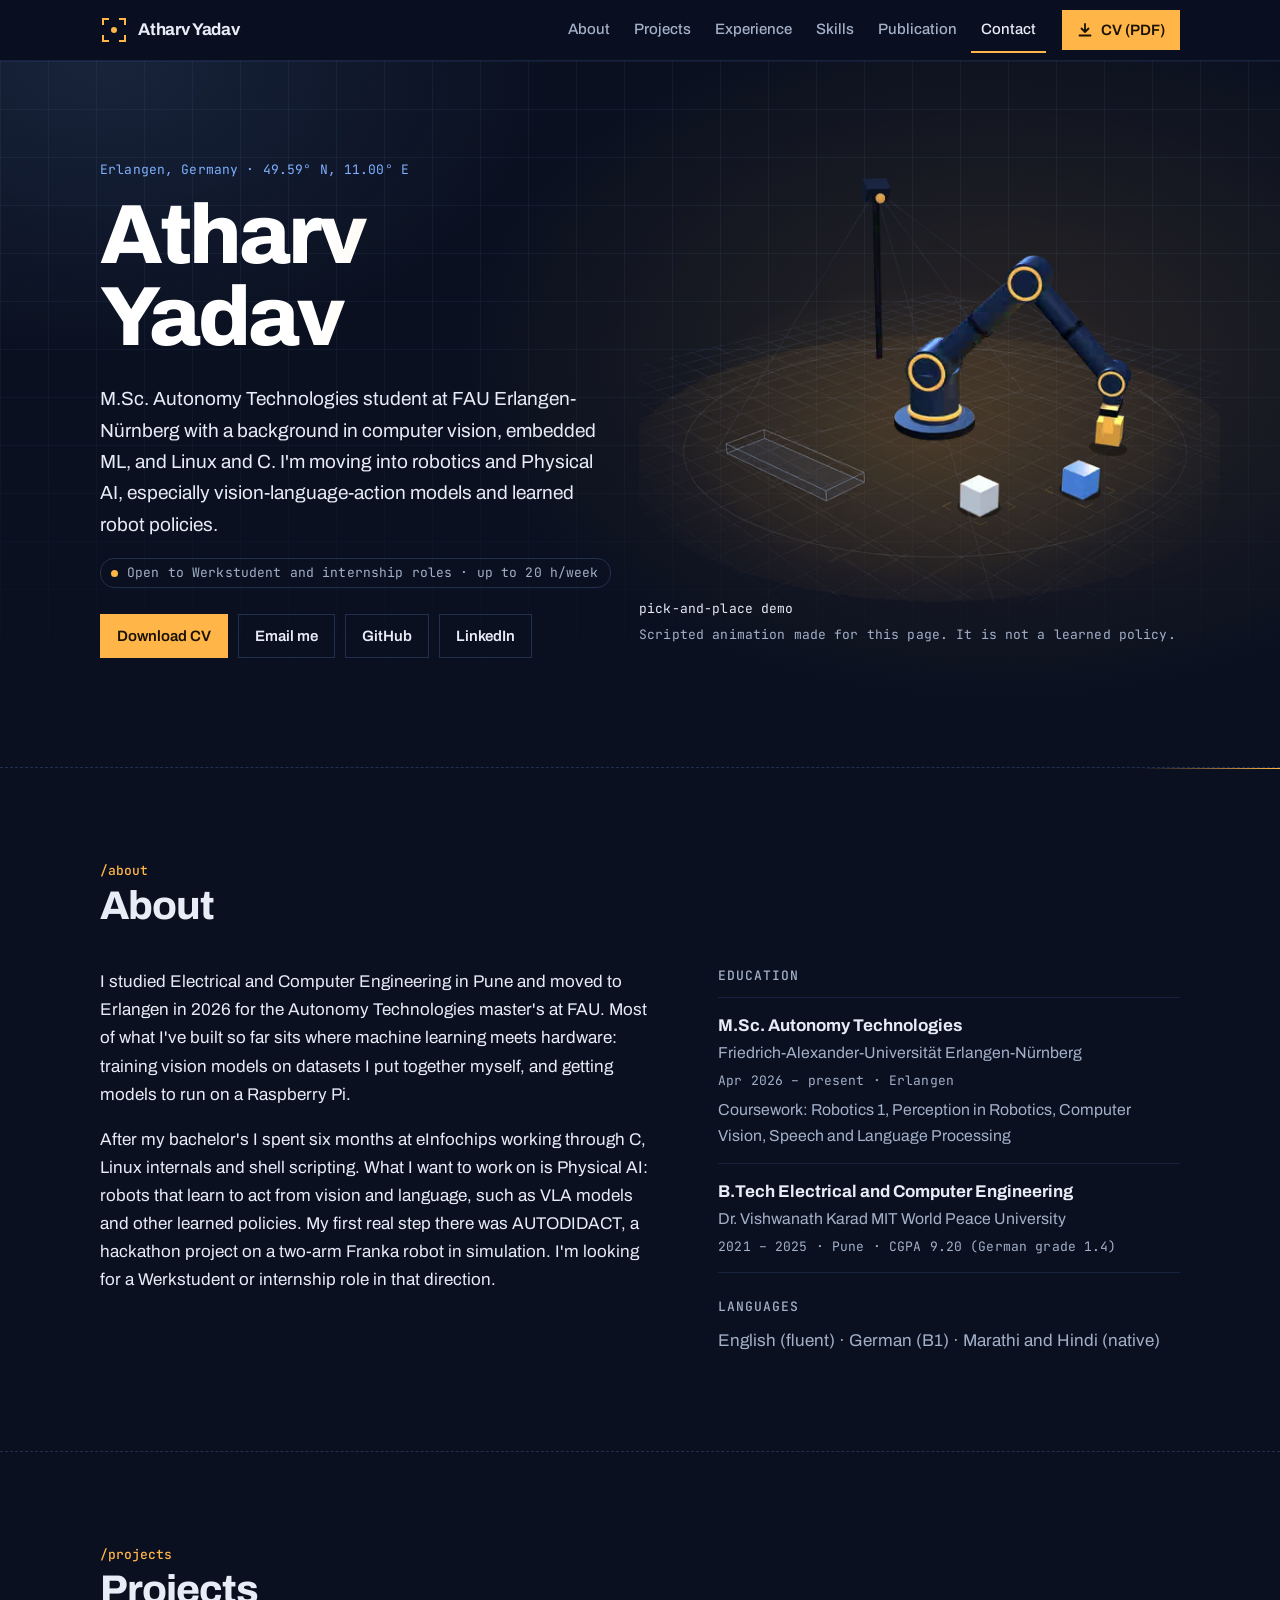
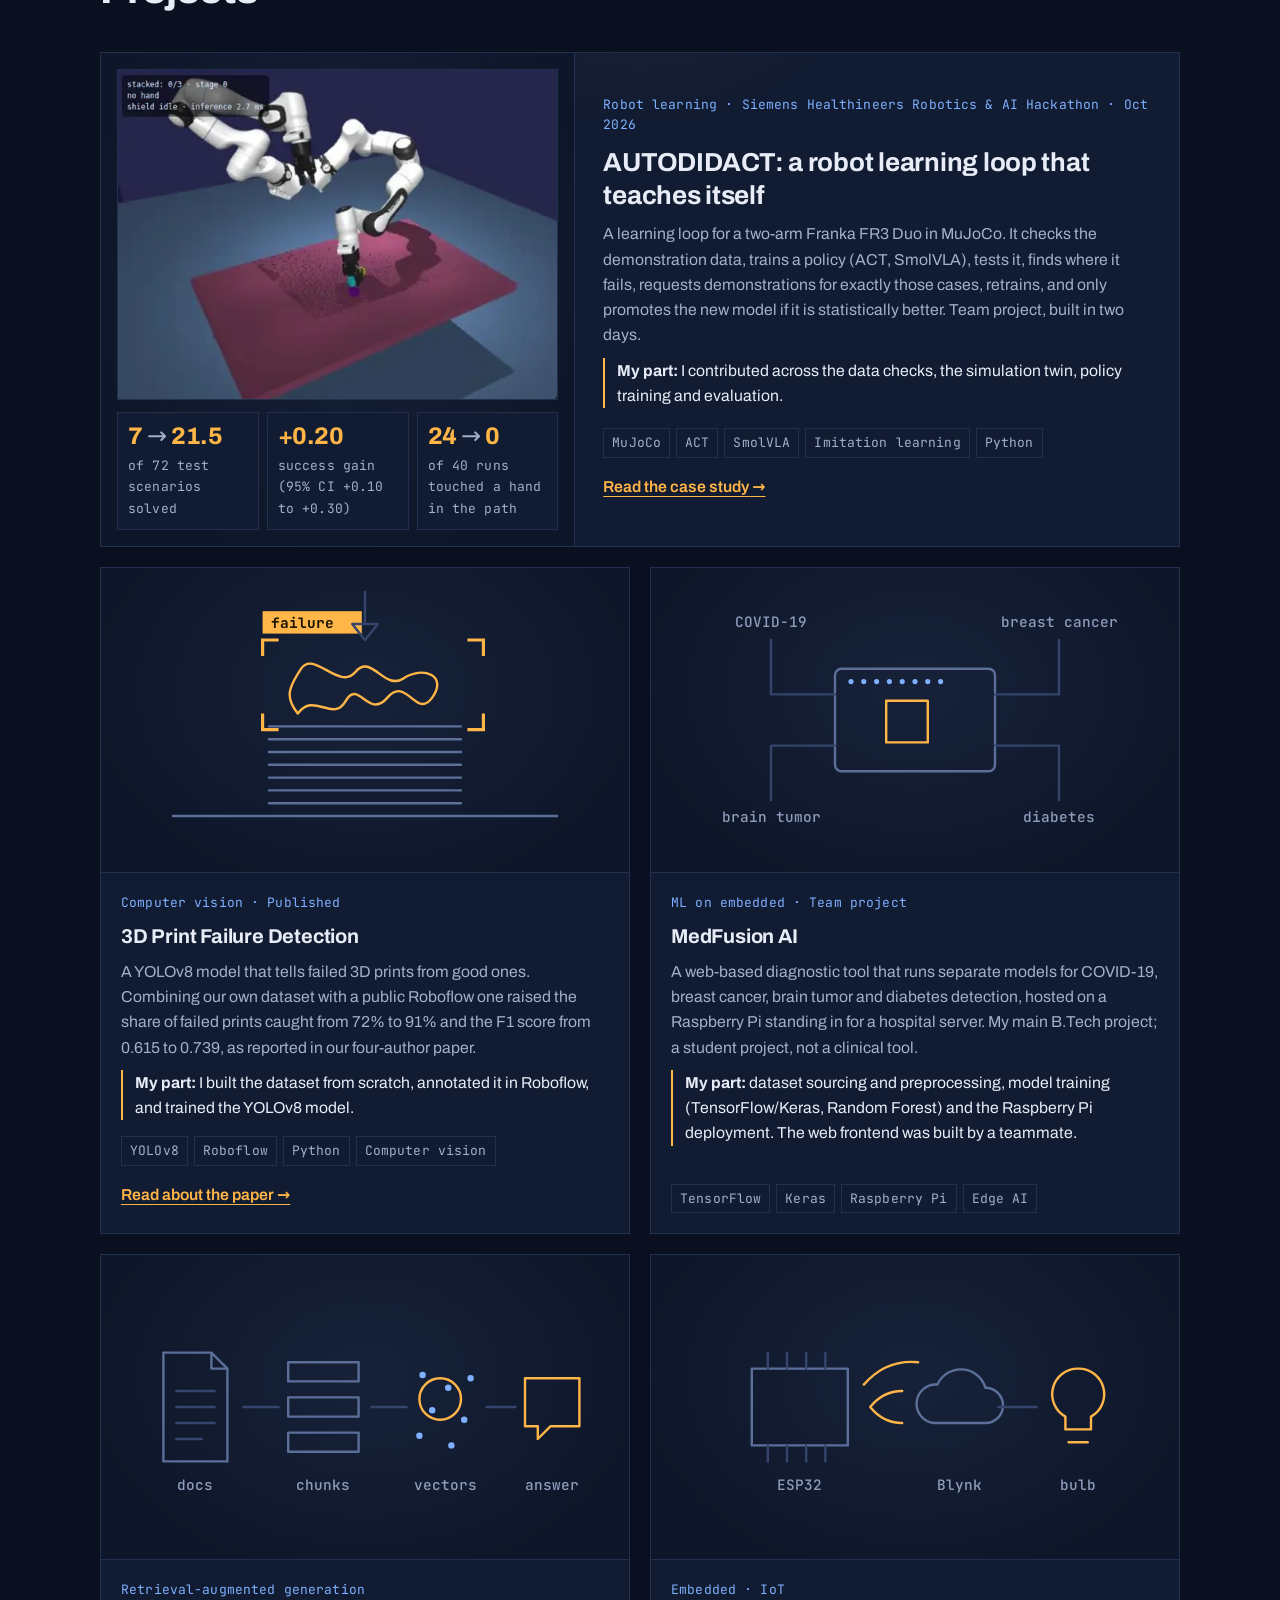
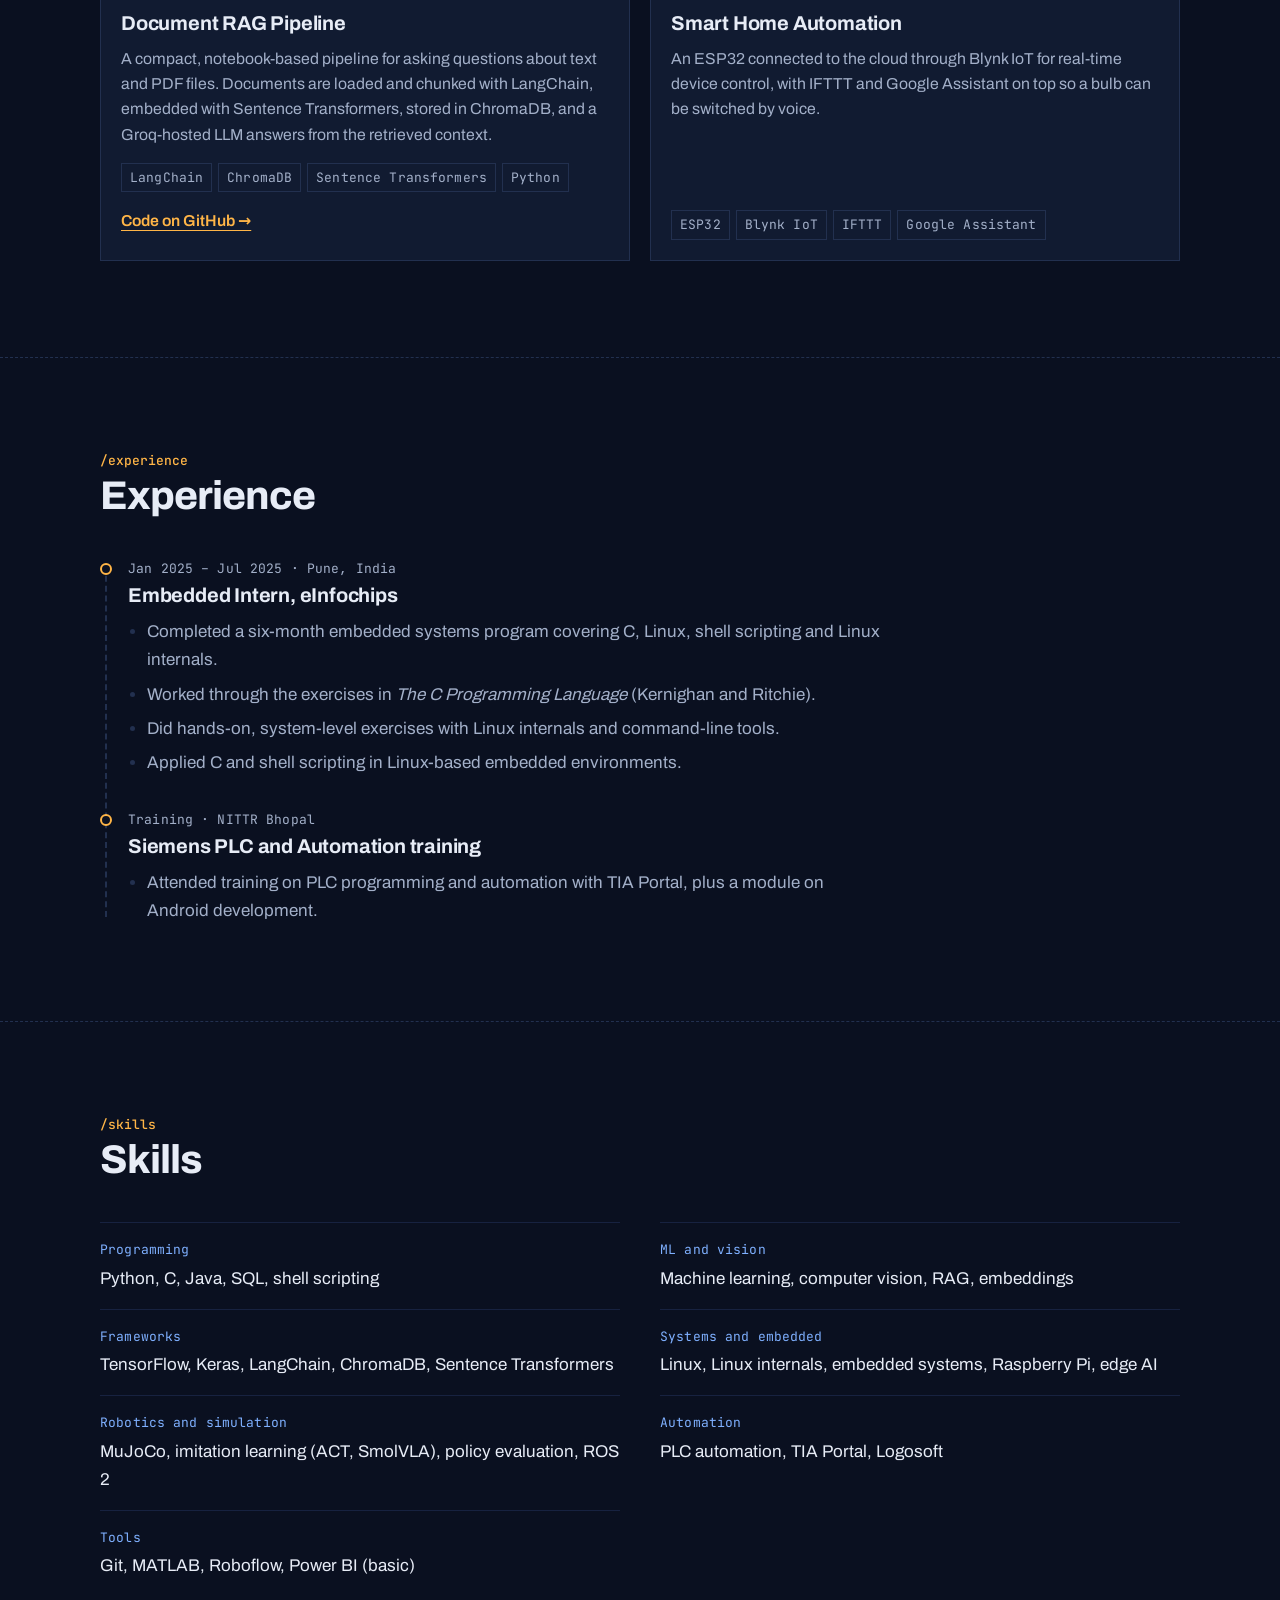
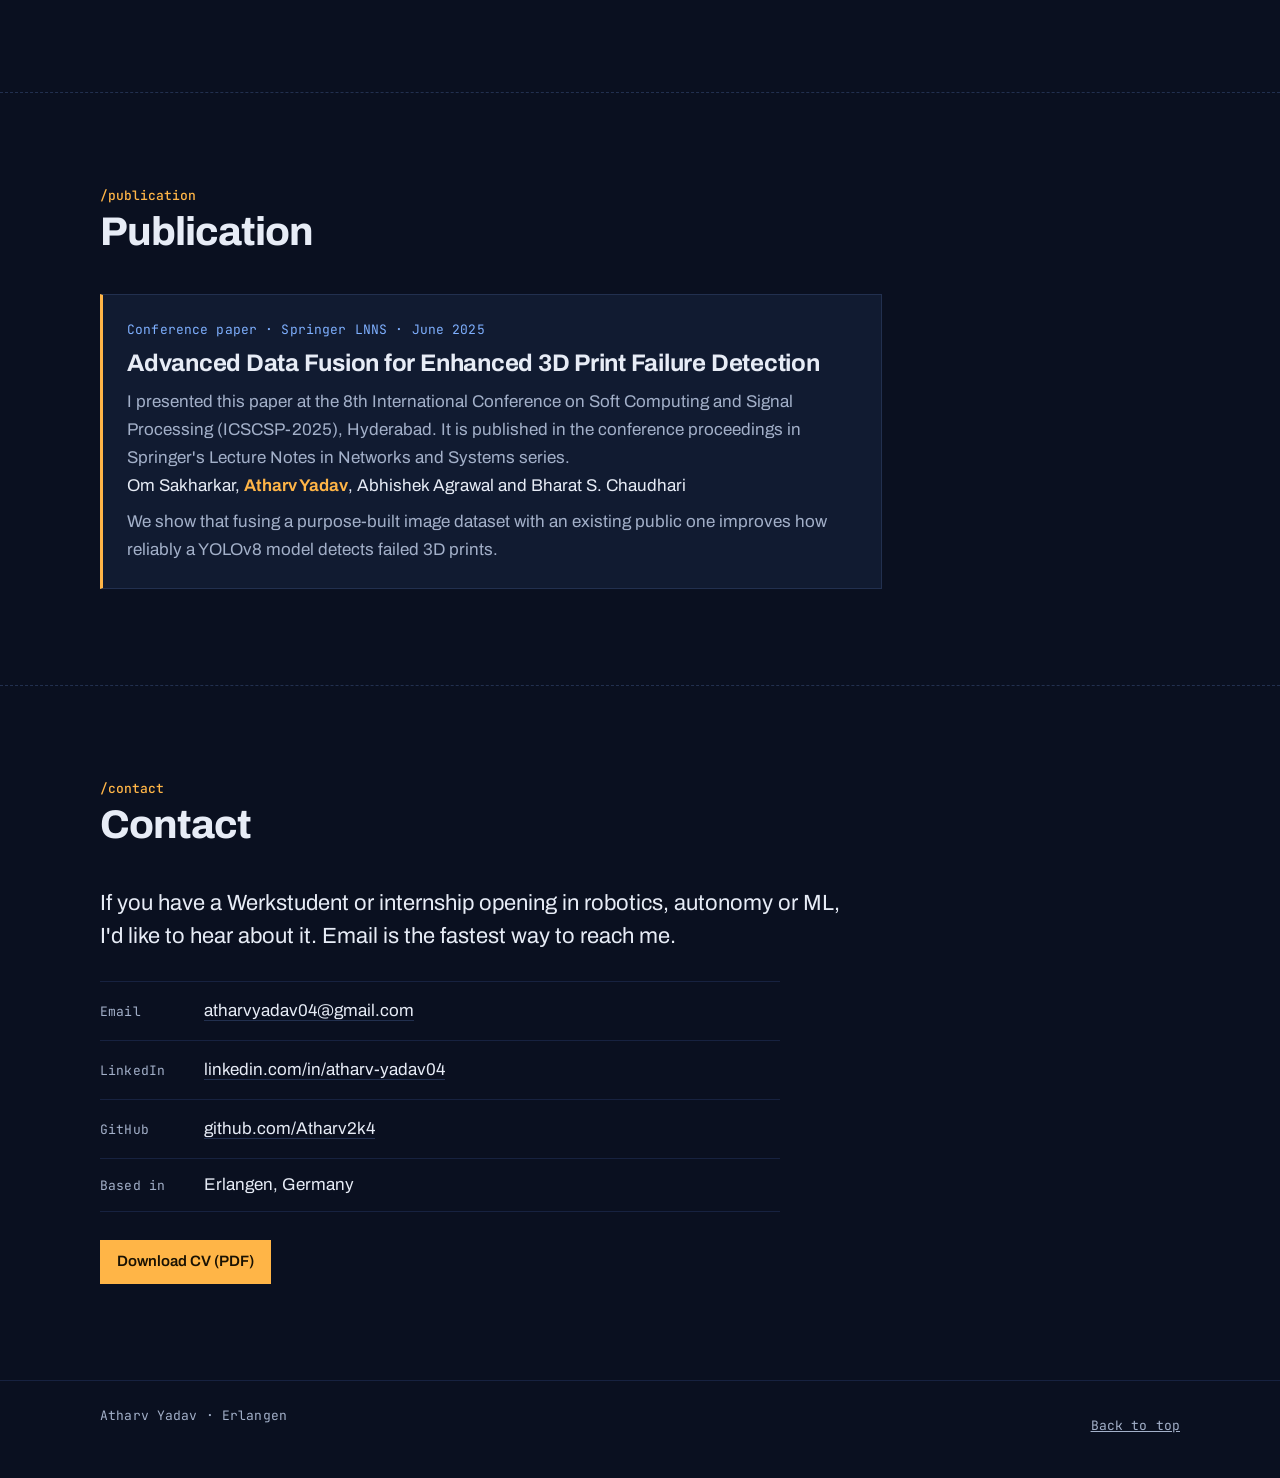
<file: index.html>
<!doctype html>
<html lang="en">
<head>
<meta charset="utf-8">
<meta name="viewport" content="width=device-width, initial-scale=1">
<title>Atharv Yadav · M.Sc. Autonomy Technologies, FAU Erlangen</title>
<meta name="description" content="Atharv Yadav, M.Sc. Autonomy Technologies student at FAU Erlangen-Nürnberg. Robot learning, computer vision and machine learning on embedded hardware. Open to Werkstudent and internship roles.">
<meta name="theme-color" content="#0a1020">
<meta name="color-scheme" content="dark">
<meta property="og:type" content="website">
<meta property="og:title" content="Atharv Yadav · M.Sc. Autonomy Technologies, FAU Erlangen">
<meta property="og:description" content="Robot learning, computer vision and ML on embedded hardware. Open to Werkstudent and internship roles.">
<!-- EDIT: change this URL if the site is not served from atharv2k4.github.io -->
<meta property="og:image" content="https://atharv2k4.github.io/assets/img/og.png">
<link rel="icon" href="favicon.svg" type="image/svg+xml">
<link rel="apple-touch-icon" href="assets/img/touch-icon.png">
<link rel="preload" href="assets/fonts/archivo.woff2" as="font" type="font/woff2" crossorigin>
<link rel="stylesheet" href="assets/css/style.css">
<script>document.documentElement.className='js'</script>
</head>
<body>
<a class="skip" href="#main">Skip to content</a>
<div class="progress" aria-hidden="true"></div>

<header class="top" id="top">
  <div class="wrap top-row">
    <a class="brand" href="#home" aria-label="Atharv Yadav, back to top">
      <svg width="28" height="28" viewBox="0 0 28 28" aria-hidden="true"><path d="M3 9V3h6M19 3h6v6M25 19v6h-6M9 25H3v-6" fill="none" stroke="currentColor" stroke-width="2"/><circle cx="14" cy="14" r="3" fill="currentColor"/></svg>
      <span>Atharv Yadav</span>
    </a>
    <button class="menu-btn" type="button" aria-expanded="false" aria-controls="nav" hidden>Menu</button>
    <nav id="nav" class="nav" aria-label="Sections">
      <a href="#about">About</a>
      <a href="#projects">Projects</a>
      <a href="#experience">Experience</a>
      <a href="#skills">Skills</a>
      <a href="#publication">Publication</a>
      <a href="#contact">Contact</a>
    </nav>
    <a class="btn btn-solid btn-cv" href="assets/Atharv_Yadav_CV.pdf" download>
      <svg width="16" height="16" viewBox="0 0 16 16" aria-hidden="true"><path d="M8 2v8m0 0L4.5 6.5M8 10l3.5-3.5M2.5 13.5h11" fill="none" stroke="currentColor" stroke-width="1.8" stroke-linecap="round" stroke-linejoin="round"/></svg>
      <span>CV<span class="cv-long"> (PDF)</span></span>
    </a>
  </div>
</header>

<main id="main">

<!-- ================= HERO ================= -->
<section class="hero" id="home">
  <div class="wrap hero-grid">
    <div class="hero-text">
      <p class="mono eyebrow">Erlangen, Germany · 49.59° N, 11.00° E</p>
      <h1>Atharv Yadav</h1>
      <p class="lede">M.Sc. Autonomy Technologies student at FAU Erlangen-Nürnberg with a background in computer vision, embedded ML, and Linux and C. I'm moving into robotics and Physical AI, especially vision-language-action models and learned robot policies.</p>
      <p class="status mono"><span class="dot" aria-hidden="true"></span>Open to Werkstudent and internship roles · up to 20 h/week</p>
      <div class="cta">
        <a class="btn btn-solid" href="assets/Atharv_Yadav_CV.pdf" download>Download CV</a>
        <a class="btn" href="mailto:atharvyadav04@gmail.com">Email me</a>
        <a class="btn" href="https://github.com/Atharv2k4" rel="noopener">GitHub</a>
        <a class="btn" href="https://linkedin.com/in/atharv-yadav04" rel="noopener">LinkedIn</a>
      </div>
    </div>

    <figure class="scan" data-scan>
      <div class="scan-view">
        <picture>
          <source type="image/avif" srcset="assets/img/hero-arm-640.avif 640w, assets/img/hero-arm.avif 1000w" sizes="(min-width: 901px) 640px, 100vw">
          <img src="assets/img/hero-arm.webp" srcset="assets/img/hero-arm-640.webp 640w, assets/img/hero-arm.webp 1000w" sizes="(min-width: 901px) 640px, 100vw" width="1000" height="800" alt="A simulated robot arm on a grid table picking up coloured cubes and placing them in a tray, watched by an overhead camera that marks each cube it detects." fetchpriority="high" decoding="async">
        </picture>
        <canvas aria-hidden="true"></canvas>
      </div>
      <figcaption class="mono">
        <span class="scan-hud" aria-hidden="true">pick-and-place demo</span>
        <span class="scan-hint" hidden>Click a cube to give the arm its next instruction</span>
        <span class="scan-note">Scripted animation made for this page. It is not a learned policy.</span>
      </figcaption>
    </figure>
  </div>
</section>

<!-- ================= ABOUT ================= -->
<section class="sec" id="about">
  <div class="wrap">
    <h2><span class="mono topic" aria-hidden="true">/about</span>About</h2>
    <div class="about-grid">
      <div class="prose reveal">
        <p>I studied Electrical and Computer Engineering in Pune and moved to Erlangen in 2026 for the Autonomy Technologies master's at FAU. Most of what I've built so far sits where machine learning meets hardware: training vision models on datasets I put together myself, and getting models to run on a Raspberry Pi.</p>
        <p>After my bachelor's I spent six months at eInfochips working through C, Linux internals and shell scripting. What I want to work on is Physical AI: robots that learn to act from vision and language, such as VLA models and other learned policies. My first real step there was AUTODIDACT, a hackathon project on a two-arm Franka robot in simulation. I'm looking for a Werkstudent or internship role in that direction.</p>
      </div>
      <div class="edu reveal">
        <h3 class="mono sub">Education</h3>
        <dl>
          <div>
            <dt>M.Sc. Autonomy Technologies</dt>
            <dd>Friedrich-Alexander-Universität Erlangen-Nürnberg</dd>
            <dd class="mono meta">Apr 2026 – present · Erlangen</dd>
            <dd class="courses">Coursework: Robotics 1, Perception in Robotics, Computer Vision, Speech and Language Processing</dd>
          </div>
          <div>
            <dt>B.Tech Electrical and Computer Engineering</dt>
            <dd>Dr. Vishwanath Karad MIT World Peace University</dd>
            <dd class="mono meta">2021 – 2025 · Pune · CGPA 9.20 (German grade 1.4)</dd>
          </div>
        </dl>
        <h3 class="mono sub">Languages</h3>
        <p class="langs">English (fluent) · German (B1) · Marathi and Hindi (native)</p>
      </div>
    </div>
  </div>
</section>

<!-- ================= PROJECTS =================
     To add a project: copy one <article class="card"> … </article> block,
     paste it inside .cards and edit the text. See README.md.            -->
<section class="sec" id="projects">
  <div class="wrap">
    <h2><span class="mono topic" aria-hidden="true">/projects</span>Projects</h2>
    <div class="cards">

      <article class="card card-lead reveal">
        <div class="card-art card-photo">
          <img src="assets/img/autodidact-twin.webp" srcset="assets/img/autodidact-twin-560.webp 560w, assets/img/autodidact-twin.webp 960w" sizes="(min-width: 761px) 480px, 100vw" width="960" height="719" loading="lazy" decoding="async" alt="The AUTODIDACT simulator: a two-arm Franka robot reaching down to stack cubes on a table.">
          <dl class="stats">
            <div><dt class="mono">of 72 test scenarios solved</dt><dd>7 <span aria-hidden="true">→</span><span class="sr">to</span> 21.5</dd></div>
            <div><dt class="mono">success gain (95% CI +0.10 to +0.30)</dt><dd>+0.20</dd></div>
            <div><dt class="mono">of 40 runs touched a hand in the path</dt><dd>24 <span aria-hidden="true">→</span><span class="sr">to</span> 0</dd></div>
          </dl>
        </div>
        <div class="card-body">
          <p class="mono kind">Robot learning · Siemens Healthineers Robotics &amp; AI Hackathon · Oct 2026</p>
          <h3>AUTODIDACT: a robot learning loop that teaches itself</h3>
          <p>A learning loop for a two-arm Franka FR3 Duo in MuJoCo. It checks the demonstration data, trains a policy (ACT, SmolVLA), tests it, finds where it fails, requests demonstrations for exactly those cases, retrains, and only promotes the new model if it is statistically better. Team project, built in two days.</p>
          <p class="mine"><strong>My part:</strong> I contributed across the data checks, the simulation twin, policy training and evaluation.</p>
          <ul class="chips mono"><li>MuJoCo</li><li>ACT</li><li>SmolVLA</li><li>Imitation learning</li><li>Python</li></ul>
          <p class="links"><a href="projects/autodidact.html">Read the case study<span class="sr"> (AUTODIDACT)</span></a></p>
        </div>
      </article>

      <article class="card reveal">
        <div class="card-art" aria-hidden="true">
          <svg viewBox="0 0 320 180" preserveAspectRatio="xMidYMid meet">
            <g class="ln"><path d="M40 150h240"/><path d="M100 142h120M100 134h120M100 126h120M100 118h120M100 110h120M100 102h120M100 94h120"/></g>
            <path class="ln hot" pathLength="1" d="M118 86c10-14 22 6 30-8s14 12 26-2 18 14 28 0-6-20-18-12-20-16-30-4-26-14-34-2-10 18-2 28z"/>
            <g class="box"><path d="M96 50v-10h10M224 40h10v10M234 86v10h-10M106 96h-10v-10"/></g>
            <rect class="sweep" x="98" y="42" width="134" height="1.5"/>
            <rect class="chip-bg" x="96" y="22" width="62" height="14"/><text x="101" y="32.5">failure</text>
            <g class="ln dim"><path d="M160 10v20M152 30h16l-8 10z"/></g>
          </svg>
        </div>
        <div class="card-body">
          <p class="mono kind">Computer vision · Published</p>
          <h3>3D Print Failure Detection</h3>
          <p>A YOLOv8 model that tells failed 3D prints from good ones. Combining our own dataset with a public Roboflow one raised the share of failed prints caught from 72% to 91% and the F1 score from 0.615 to 0.739, as reported in our four-author paper.</p>
          <p class="mine"><strong>My part:</strong> I built the dataset from scratch, annotated it in Roboflow, and trained the YOLOv8 model.</p>
          <ul class="chips mono"><li>YOLOv8</li><li>Roboflow</li><li>Python</li><li>Computer vision</li></ul>
          <p class="links"><a href="#publication">Read about the paper</a></p>
        </div>
      </article>

      <article class="card reveal">
        <div class="card-art" aria-hidden="true">
          <svg viewBox="0 0 320 180" preserveAspectRatio="xMidYMid meet">
            <rect class="ln" x="110" y="58" width="100" height="64" rx="4"/>
            <rect class="ln hot" pathLength="1" x="142" y="78" width="26" height="26"/>
            <g class="dots"><circle cx="120" cy="66" r="1.6"/><circle cx="128" cy="66" r="1.6"/><circle cx="136" cy="66" r="1.6"/><circle cx="144" cy="66" r="1.6"/><circle cx="152" cy="66" r="1.6"/><circle cx="160" cy="66" r="1.6"/><circle cx="168" cy="66" r="1.6"/><circle cx="176" cy="66" r="1.6"/></g>
            <g class="ln dim"><path d="M110 74H70V40M110 106H70v34M210 74h40V40M210 106h40v34"/></g>
            <text x="70" y="32" text-anchor="middle">COVID-19</text><text x="250" y="32" text-anchor="middle">breast cancer</text>
            <text x="70" y="154" text-anchor="middle">brain tumor</text><text x="250" y="154" text-anchor="middle">diabetes</text>
          </svg>
        </div>
        <div class="card-body">
          <p class="mono kind">ML on embedded · Team project</p>
          <h3>MedFusion AI</h3>
          <p>A web-based diagnostic tool that runs separate models for COVID-19, breast cancer, brain tumor and diabetes detection, hosted on a Raspberry Pi standing in for a hospital server. My main B.Tech project; a student project, not a clinical tool.</p>
          <p class="mine"><strong>My part:</strong> dataset sourcing and preprocessing, model training (TensorFlow/Keras, Random Forest) and the Raspberry Pi deployment. The web frontend was built by a teammate.</p>
          <ul class="chips mono"><li>TensorFlow</li><li>Keras</li><li>Raspberry Pi</li><li>Edge AI</li></ul>
        </div>
      </article>

      <article class="card reveal">
        <div class="card-art" aria-hidden="true">
          <svg viewBox="0 0 320 180" preserveAspectRatio="xMidYMid meet">
            <path class="ln" d="M34 56h30l10 10v58H34zM64 56v10h10"/>
            <g class="ln dim"><path d="M42 80h24M42 90h24M42 100h24M42 110h16"/><path d="M84 90h22M164 90h22M236 90h18"/></g>
            <g class="ln"><rect x="112" y="62" width="44" height="12"/><rect x="112" y="84" width="44" height="12"/><rect x="112" y="106" width="44" height="12"/></g>
            <g class="dots"><circle cx="196" cy="70" r="2"/><circle cx="212" cy="78" r="2"/><circle cx="202" cy="92" r="2"/><circle cx="222" cy="98" r="2"/><circle cx="194" cy="108" r="2"/><circle cx="214" cy="114" r="2"/><circle cx="226" cy="72" r="2"/></g>
            <circle class="ln hot" pathLength="1" cx="207" cy="85" r="13"/>
            <path class="ln hot" pathLength="1" d="M260 72h34v30h-18l-8 8v-8h-8z"/>
            <text x="54" y="142" text-anchor="middle">docs</text><text x="134" y="142" text-anchor="middle">chunks</text><text x="210" y="142" text-anchor="middle">vectors</text><text x="277" y="142" text-anchor="middle">answer</text>
          </svg>
        </div>
        <div class="card-body">
          <p class="mono kind">Retrieval-augmented generation</p>
          <h3>Document RAG Pipeline</h3>
          <p>A compact, notebook-based pipeline for asking questions about text and PDF files. Documents are loaded and chunked with LangChain, embedded with Sentence Transformers, stored in ChromaDB, and a Groq-hosted LLM answers from the retrieved context.</p>
          <ul class="chips mono"><li>LangChain</li><li>ChromaDB</li><li>Sentence Transformers</li><li>Python</li></ul>
          <p class="links"><a href="https://github.com/Atharv2k4/RAG" rel="noopener">Code on GitHub<span class="sr"> (Document RAG Pipeline)</span></a></p>
        </div>
      </article>

      <article class="card reveal">
        <div class="card-art" aria-hidden="true">
          <svg viewBox="0 0 320 180" preserveAspectRatio="xMidYMid meet">
            <rect class="ln" x="58" y="66" width="60" height="48"/>
            <g class="ln dim"><path d="M68 66V56M80 66V56M92 66V56M104 66V56M68 114v10M80 114v10M92 114v10M104 114v10"/></g>
            <g class="ln hot"><path pathLength="1" d="M132 90q8-10 20-10M132 90q8 10 20 10"/><path pathLength="1" d="M128 76q14-16 34-14"/></g>
            <path class="ln" d="M172 100a12 12 0 0 1 2-24 16 16 0 0 1 30 2 11 11 0 0 1 0 22z"/>
            <path class="ln dim" d="M212 90h24"/>
            <path class="ln hot" pathLength="1" d="M262 66a16 16 0 0 1 8 30v8h-16v-8a16 16 0 0 1 8-30zM256 112h12"/>
            <text x="88" y="142" text-anchor="middle">ESP32</text><text x="188" y="142" text-anchor="middle">Blynk</text><text x="262" y="142" text-anchor="middle">bulb</text>
          </svg>
        </div>
        <div class="card-body">
          <p class="mono kind">Embedded · IoT</p>
          <h3>Smart Home Automation</h3>
          <p>An ESP32 connected to the cloud through Blynk IoT for real-time device control, with IFTTT and Google Assistant on top so a bulb can be switched by voice.</p>
          <ul class="chips mono"><li>ESP32</li><li>Blynk IoT</li><li>IFTTT</li><li>Google Assistant</li></ul>
        </div>
      </article>

    </div>
  </div>
</section>

<!-- ================= EXPERIENCE ================= -->
<section class="sec" id="experience">
  <div class="wrap">
    <h2><span class="mono topic" aria-hidden="true">/experience</span>Experience</h2>
    <ol class="track">
      <li class="reveal">
        <p class="mono meta">Jan 2025 – Jul 2025 · Pune, India</p>
        <h3>Embedded Intern, eInfochips</h3>
        <ul>
          <li>Completed a six-month embedded systems program covering C, Linux, shell scripting and Linux internals.</li>
          <li>Worked through the exercises in <cite>The C Programming Language</cite> (Kernighan and Ritchie).</li>
          <li>Did hands-on, system-level exercises with Linux internals and command-line tools.</li>
          <li>Applied C and shell scripting in Linux-based embedded environments.</li>
        </ul>
      </li>
      <li class="reveal">
        <p class="mono meta">Training · NITTR Bhopal</p>
        <h3>Siemens PLC and Automation training</h3>
        <ul>
          <li>Attended training on PLC programming and automation with TIA Portal, plus a module on Android development.</li>
        </ul>
      </li>
    </ol>
  </div>
</section>

<!-- ================= SKILLS ================= -->
<section class="sec" id="skills">
  <div class="wrap">
    <h2><span class="mono topic" aria-hidden="true">/skills</span>Skills</h2>
    <dl class="skills reveal">
      <div><dt class="mono">Programming</dt><dd>Python, C, Java, SQL, shell scripting</dd></div>
      <div><dt class="mono">ML and vision</dt><dd>Machine learning, computer vision, RAG, embeddings</dd></div>
      <div><dt class="mono">Frameworks</dt><dd>TensorFlow, Keras, LangChain, ChromaDB, Sentence Transformers</dd></div>
      <div><dt class="mono">Systems and embedded</dt><dd>Linux, Linux internals, embedded systems, Raspberry Pi, edge AI</dd></div>
      <div><dt class="mono">Robotics and simulation</dt><dd>MuJoCo, imitation learning (ACT, SmolVLA), policy evaluation, ROS 2</dd></div>
      <div><dt class="mono">Automation</dt><dd>PLC automation, TIA Portal, Logosoft</dd></div>
      <div><dt class="mono">Tools</dt><dd>Git, MATLAB, Roboflow, Power BI (basic)</dd></div>
    </dl>
  </div>
</section>

<!-- ================= PUBLICATION ================= -->
<section class="sec" id="publication">
  <div class="wrap">
    <h2><span class="mono topic" aria-hidden="true">/publication</span>Publication</h2>
    <article class="pub reveal">
      <p class="mono kind">Conference paper · Springer LNNS · June 2025</p>
      <h3>Advanced Data Fusion for Enhanced 3D Print Failure Detection</h3>
      <p>I presented this paper at the 8th International Conference on Soft Computing and Signal Processing (ICSCSP-2025), Hyderabad. It is published in the conference proceedings in Springer's Lecture Notes in Networks and Systems series.</p>
      <p class="authors">Om Sakharkar, <strong>Atharv Yadav</strong>, Abhishek Agrawal and Bharat S. Chaudhari</p>
      <p>We show that fusing a purpose-built image dataset with an existing public one improves how reliably a YOLOv8 model detects failed 3D prints.</p>
      <!-- When you have the DOI or Springer link, add it here, for example:
           <p class="links"><a href="https://doi.org/...">Read on SpringerLink</a></p> -->
    </article>
  </div>
</section>

<!-- ================= CONTACT ================= -->
<section class="sec contact" id="contact">
  <div class="wrap">
    <h2><span class="mono topic" aria-hidden="true">/contact</span>Contact</h2>
    <p class="contact-line reveal">If you have a Werkstudent or internship opening in robotics, autonomy or ML, I'd like to hear about it. Email is the fastest way to reach me.</p>
    <ul class="contact-list reveal">
      <li><span class="mono">Email</span><a href="mailto:atharvyadav04@gmail.com">atharvyadav04@gmail.com</a></li>
      <li><span class="mono">LinkedIn</span><a href="https://linkedin.com/in/atharv-yadav04" rel="noopener">linkedin.com/in/atharv-yadav04</a></li>
      <li><span class="mono">GitHub</span><a href="https://github.com/Atharv2k4" rel="noopener">github.com/Atharv2k4</a></li>
      <li><span class="mono">Based in</span><span>Erlangen, Germany</span></li>
    </ul>
    <p><a class="btn btn-solid" href="assets/Atharv_Yadav_CV.pdf" download>Download CV (PDF)</a></p>
  </div>
</section>

</main>

<footer class="foot">
  <div class="wrap mono">
    <span>Atharv Yadav · Erlangen</span>
    <a href="#top">Back to top</a>
  </div>
</footer>

<script src="assets/js/main.js" defer></script>
</body>
</html>
</file>
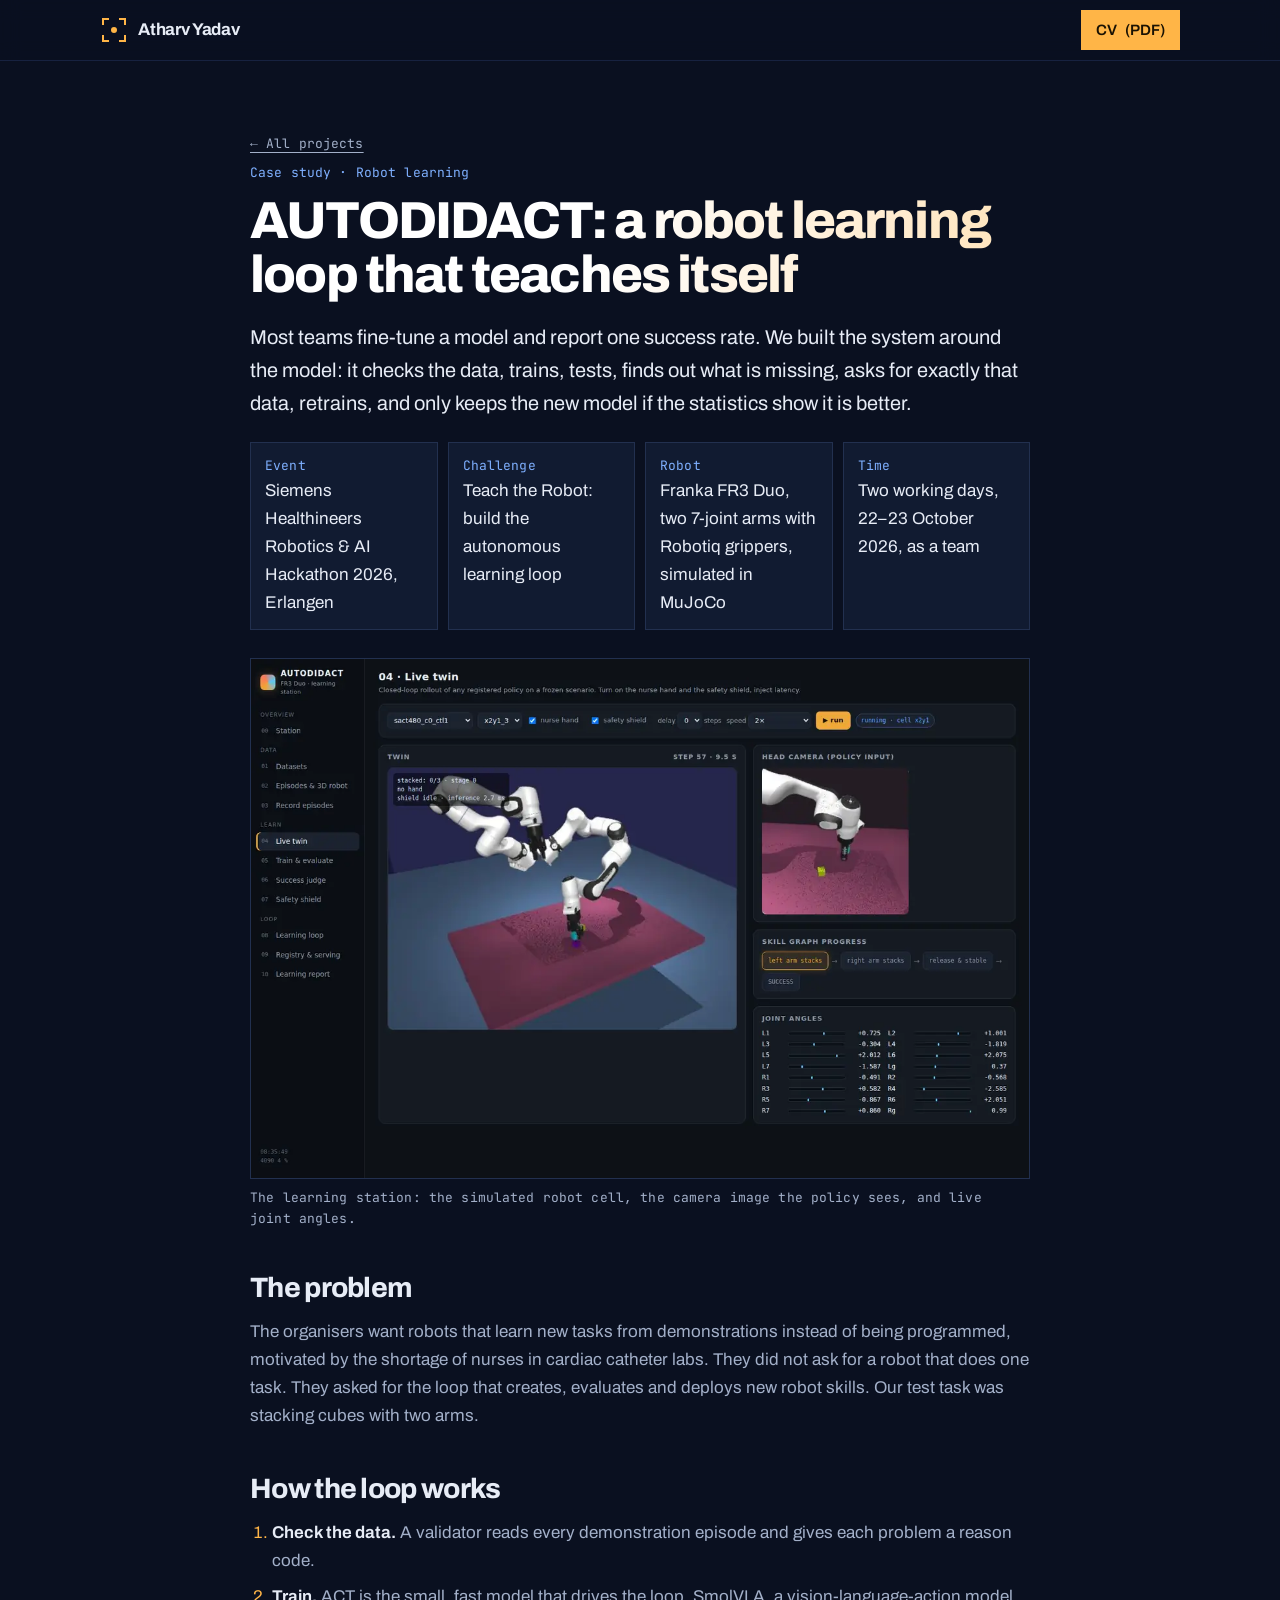
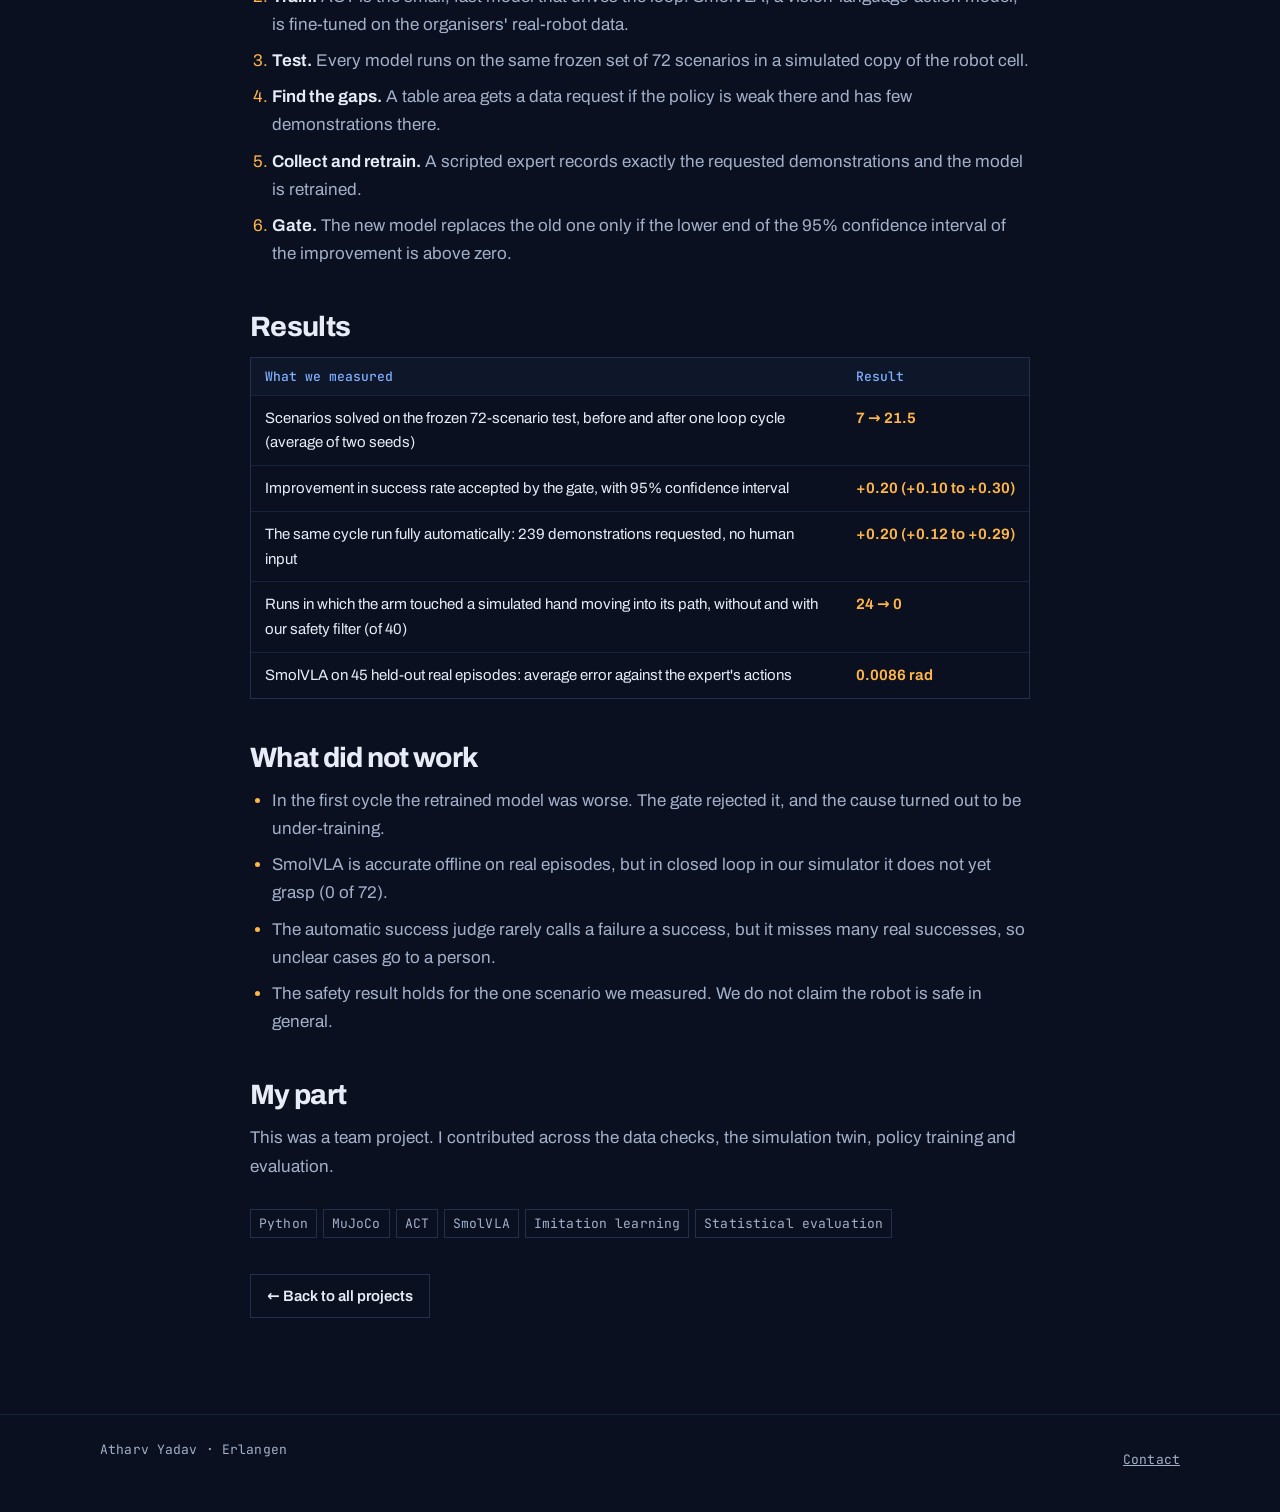
<file: projects/autodidact.html>
<!doctype html>
<html lang="en">
<head>
<meta charset="utf-8">
<meta name="viewport" content="width=device-width, initial-scale=1">
<title>AUTODIDACT case study · Atharv Yadav</title>
<meta name="description" content="AUTODIDACT: a self-improving robot learning loop for a two-arm Franka FR3 Duo in MuJoCo, built at the Siemens Healthineers Robotics & AI Hackathon 2026.">
<meta name="theme-color" content="#0a1020">
<meta name="color-scheme" content="dark">
<link rel="icon" href="../favicon.svg" type="image/svg+xml">
<link rel="preload" href="../assets/fonts/archivo.woff2" as="font" type="font/woff2" crossorigin>
<link rel="stylesheet" href="../assets/css/style.css">
</head>
<body>
<a class="skip" href="#main">Skip to content</a>
<header class="top">
  <div class="wrap top-row">
    <a class="brand" href="../index.html" aria-label="Atharv Yadav, home">
      <svg width="28" height="28" viewBox="0 0 28 28" aria-hidden="true"><path d="M3 9V3h6M19 3h6v6M25 19v6h-6M9 25H3v-6" fill="none" stroke="currentColor" stroke-width="2"/><circle cx="14" cy="14" r="3" fill="currentColor"/></svg>
      <span>Atharv Yadav</span>
    </a>
    <a class="btn btn-solid btn-cv" style="margin-left:auto" href="../assets/Atharv_Yadav_CV.pdf" download>CV<span class="cv-long"> (PDF)</span></a>
  </div>
</header>

<main id="main" class="case">
  <div class="wrap">
    <a class="back mono" href="../index.html#projects">← All projects</a>
    <p class="mono kind" style="color:var(--cool)">Case study · Robot learning</p>
    <h1>AUTODIDACT: a robot learning loop that teaches itself</h1>
    <p class="intro">Most teams fine-tune a model and report one success rate. We built the system around the model: it checks the data, trains, tests, finds out what is missing, asks for exactly that data, retrains, and only keeps the new model if the statistics show it is better.</p>

    <dl class="facts">
      <div><dt class="mono">Event</dt><dd>Siemens Healthineers Robotics &amp; AI Hackathon 2026, Erlangen</dd></div>
      <div><dt class="mono">Challenge</dt><dd>Teach the Robot: build the autonomous learning loop</dd></div>
      <div><dt class="mono">Robot</dt><dd>Franka FR3 Duo, two 7-joint arms with Robotiq grippers, simulated in MuJoCo</dd></div>
      <div><dt class="mono">Time</dt><dd>Two working days, 22–23 October 2026, as a team</dd></div>
    </dl>

    <figure>
      <img src="../assets/img/autodidact-ui.webp" width="1200" height="800" alt="The AUTODIDACT learning station showing the simulated two-arm robot stacking cubes, the head-camera image the policy sees, the skill progress and the joint angles.">
      <figcaption class="mono">The learning station: the simulated robot cell, the camera image the policy sees, and live joint angles.</figcaption>
    </figure>

    <h2>The problem</h2>
    <p>The organisers want robots that learn new tasks from demonstrations instead of being programmed, motivated by the shortage of nurses in cardiac catheter labs. They did not ask for a robot that does one task. They asked for the loop that creates, evaluates and deploys new robot skills. Our test task was stacking cubes with two arms.</p>

    <h2>How the loop works</h2>
    <ol>
      <li><strong>Check the data.</strong> A validator reads every demonstration episode and gives each problem a reason code.</li>
      <li><strong>Train.</strong> ACT is the small, fast model that drives the loop. SmolVLA, a vision-language-action model, is fine-tuned on the organisers' real-robot data.</li>
      <li><strong>Test.</strong> Every model runs on the same frozen set of 72 scenarios in a simulated copy of the robot cell.</li>
      <li><strong>Find the gaps.</strong> A table area gets a data request if the policy is weak there and has few demonstrations there.</li>
      <li><strong>Collect and retrain.</strong> A scripted expert records exactly the requested demonstrations and the model is retrained.</li>
      <li><strong>Gate.</strong> The new model replaces the old one only if the lower end of the 95% confidence interval of the improvement is above zero.</li>
    </ol>

    <h2>Results</h2>
    <div class="table-wrap">
      <table>
        <thead><tr><th>What we measured</th><th>Result</th></tr></thead>
        <tbody>
          <tr><td>Scenarios solved on the frozen 72-scenario test, before and after one loop cycle (average of two seeds)</td><td>7 → 21.5</td></tr>
          <tr><td>Improvement in success rate accepted by the gate, with 95% confidence interval</td><td>+0.20 (+0.10 to +0.30)</td></tr>
          <tr><td>The same cycle run fully automatically: 239 demonstrations requested, no human input</td><td>+0.20 (+0.12 to +0.29)</td></tr>
          <tr><td>Runs in which the arm touched a simulated hand moving into its path, without and with our safety filter (of 40)</td><td>24 → 0</td></tr>
          <tr><td>SmolVLA on 45 held-out real episodes: average error against the expert's actions</td><td>0.0086 rad</td></tr>
        </tbody>
      </table>
    </div>

    <h2>What did not work</h2>
    <ul>
      <li>In the first cycle the retrained model was worse. The gate rejected it, and the cause turned out to be under-training.</li>
      <li>SmolVLA is accurate offline on real episodes, but in closed loop in our simulator it does not yet grasp (0 of 72).</li>
      <li>The automatic success judge rarely calls a failure a success, but it misses many real successes, so unclear cases go to a person.</li>
      <li>The safety result holds for the one scenario we measured. We do not claim the robot is safe in general.</li>
    </ul>

    <h2>My part</h2>
    <p>This was a team project. I contributed across the data checks, the simulation twin, policy training and evaluation.</p>

    <ul class="chips mono" style="list-style:none;padding:0;margin-top:20px"><li>Python</li><li>MuJoCo</li><li>ACT</li><li>SmolVLA</li><li>Imitation learning</li><li>Statistical evaluation</li></ul>

    <p style="margin-top:36px"><a class="btn" href="../index.html#projects">← Back to all projects</a></p>
  </div>
</main>

<footer class="foot">
  <div class="wrap mono"><span>Atharv Yadav · Erlangen</span><a href="../index.html#contact">Contact</a></div>
</footer>
</body>
</html>
</file>
<file: assets/css/style.css>
/* Atharv Yadav — portfolio
   Plain CSS, no build step. Colours and spacing are set once in :root. */

@font-face {
  font-family: "Archivo";
  src: url("../fonts/archivo.woff2") format("woff2");
  font-weight: 100 900;
  font-display: swap;
}
@font-face {
  font-family: "JetBrains Mono";
  src: url("../fonts/jetbrains-mono.woff2") format("woff2");
  font-weight: 100 800;
  font-display: swap;
}

:root {
  --bg: #0a1020;
  --bg-2: #0e1629;
  --panel: #111b31;
  --line: #22304f;
  --line-soft: #172240;
  --text: #e7ecf6;
  --muted: #a3b0c9;
  --amber: #ffb547;
  --amber-ink: #1a1203;
  --cool: #7fb0ff;
  --sans: "Archivo", system-ui, -apple-system, "Segoe UI", Roboto, Arial, sans-serif;
  --mono: "JetBrains Mono", ui-monospace, "SFMono-Regular", Menlo, Consolas, monospace;
  --gutter: 20px;
  --max: 1120px;
  --head: 60px;
  color-scheme: dark;
}

*, *::before, *::after { box-sizing: border-box; }
html { -webkit-text-size-adjust: 100%; scroll-padding-top: calc(var(--head) + 16px); }
body {
  margin: 0;
  background: var(--bg);
  color: var(--text);
  font: 400 1.0625rem/1.65 var(--sans);
  -webkit-font-smoothing: antialiased;
}
img, svg, canvas { display: block; max-width: 100%; }
h1, h2, h3, p, ul, ol, dl, dd, figure { margin: 0; }
ul, ol { padding: 0; list-style: none; }
a { color: inherit; }
:focus-visible { outline: 2px solid var(--amber); outline-offset: 3px; border-radius: 2px; }

.wrap { width: 100%; max-width: var(--max); margin-inline: auto; padding-inline: var(--gutter); }
.mono { font-family: var(--mono); font-size: .8125rem; letter-spacing: .01em; }
.sr { position: absolute; width: 1px; height: 1px; overflow: hidden; clip-path: inset(50%); white-space: nowrap; }
.skip { position: absolute; left: 12px; top: -60px; z-index: 30; background: var(--amber); color: var(--amber-ink); padding: 10px 14px; font-weight: 600; text-decoration: none; }
.skip:focus { top: 12px; }

/* ---------- buttons ---------- */
.btn {
  display: inline-flex; align-items: center; gap: 8px;
  min-height: 44px; padding: 0 16px;
  border: 1px solid var(--line); background: transparent; color: var(--text);
  font: 600 .9375rem/1 var(--sans); text-decoration: none; white-space: nowrap;
  transition: border-color .15s, background-color .15s, color .15s, transform .15s;
}
.btn:hover { border-color: var(--amber); color: var(--amber); }
.btn:active { transform: translateY(1px); }
.btn-solid { background: var(--amber); border-color: var(--amber); color: var(--amber-ink); }
.btn-solid:hover { background: #ffc670; border-color: #ffc670; color: var(--amber-ink); }

/* ---------- header ---------- */
.top {
  position: sticky; top: 0; z-index: 20;
  background: rgba(10, 16, 32, .92);
  border-bottom: 1px solid var(--line-soft);
}
@supports (backdrop-filter: blur(8px)) {
  .top { background: rgba(10, 16, 32, .78); backdrop-filter: blur(10px); }
}
.top-row { display: flex; align-items: center; gap: 16px; min-height: var(--head); }
.brand { display: inline-flex; align-items: center; gap: 10px; font-weight: 700; text-decoration: none; letter-spacing: -.01em; white-space: nowrap; }
.brand svg { color: var(--amber); flex: none; }
.nav { display: flex; gap: 4px; margin-left: auto; }
.nav a {
  padding: 10px 10px; color: var(--muted); text-decoration: none; font-size: .9375rem; font-weight: 500;
  border-bottom: 2px solid transparent; transition: color .15s, border-color .15s;
}
.nav a:hover, .nav a[aria-current] { color: var(--text); }
.nav a[aria-current] { border-bottom-color: var(--amber); }
.btn-cv { min-height: 40px; padding: 0 14px; flex: none; }
.menu-btn {
  margin-left: auto; min-height: 40px; padding: 0 12px;
  background: none; border: 1px solid var(--line); color: var(--text);
  font: 500 .8125rem var(--mono); cursor: pointer;
}
.menu-btn[hidden] { display: none; }

@media (min-width: 901px) { .menu-btn { display: none !important; } }
@media (max-width: 900px) {
  /* Without JS the links wrap onto a second row; with JS they fold into a menu. */
  .top-row { flex-wrap: wrap; row-gap: 0; }
  .nav { order: 3; width: 100%; margin: 0 -10px 4px; flex-wrap: wrap; }
  .nav a { white-space: nowrap; }
  .btn-cv { margin-left: auto; }
  .js .btn-cv { margin-left: 0; }
  .js .nav {
    display: none; margin: 0; flex-direction: column; gap: 0; padding: 4px 0 12px;
    border-top: 1px solid var(--line-soft);
  }
  .js .nav.open { display: flex; }
  .js .nav a { padding: 12px 0; border-bottom: 0; font-size: 1rem; }
  .js .nav a[aria-current] { color: var(--amber); }
}
@media (max-width: 420px) { .cv-long { display: none; } }

/* ---------- hero ---------- */
.hero {
  position: relative; overflow: clip; padding: clamp(36px, 6vw, 80px) 0 clamp(40px, 7vw, 88px);
  background:
    radial-gradient(60% 70% at 78% 42%, rgba(255, 181, 71, .13), transparent 70%),
    radial-gradient(50% 60% at 8% 0%, rgba(127, 176, 255, .12), transparent 70%),
    var(--bg);
}
/* blueprint grid that fades out towards the bottom */
.hero::before {
  content: ""; position: absolute; inset: 0; pointer-events: none;
  background:
    linear-gradient(rgba(127, 176, 255, .07) 1px, transparent 1px) 0 0 / 48px 48px,
    linear-gradient(90deg, rgba(127, 176, 255, .07) 1px, transparent 1px) 0 0 / 48px 48px;
  -webkit-mask-image: linear-gradient(to bottom, #000 30%, transparent 95%);
          mask-image: linear-gradient(to bottom, #000 30%, transparent 95%);
}
.hero-grid { position: relative; display: grid; gap: 28px; align-items: center; }
@media (min-width: 901px) { .hero-grid { grid-template-columns: minmax(0, 1fr) minmax(0, 1.05fr); gap: 24px; } }

.eyebrow { color: var(--cool); margin-bottom: 14px; }
h1 {
  font-size: clamp(2.75rem, 9.5vw, 5.25rem); line-height: .98; font-weight: 800;
  letter-spacing: -.035em; text-wrap: balance;
}
@supports ((-webkit-background-clip: text) or (background-clip: text)) {
  h1 {
    background: linear-gradient(100deg, #fff 20%, #ffd9a0 55%, #fff 80%) 0 0 / 220% 100%;
    -webkit-background-clip: text; background-clip: text; color: transparent;
    padding-bottom: .08em;
  }
}
.lede { margin-top: 18px; max-width: 34em; font-size: clamp(1.0625rem, 1.6vw, 1.1875rem); color: var(--text); }
.status { display: inline-flex; align-items: center; gap: 9px; margin-top: 18px; padding: 5px 11px 5px 10px; border: 1px solid var(--line); border-radius: 14px; color: var(--muted); font-size: .8125rem; line-height: 1.4; }
.dot { flex: none; width: 7px; height: 7px; border-radius: 50%; background: var(--amber); }
.cta { display: flex; flex-wrap: wrap; gap: 10px; margin-top: 26px; }
.btn-solid { box-shadow: 0 0 0 0 rgba(255, 181, 71, 0); }
.btn-solid:hover { box-shadow: 0 6px 28px -6px rgba(255, 181, 71, .55); }

/* ---------- hero scan ---------- */
.scan { min-width: 0; }
.scan-view {
  position: relative; aspect-ratio: 5 / 4;
  -webkit-mask-image: radial-gradient(ellipse 60% 58% at 50% 54%, #000 68%, transparent 100%);
          mask-image: radial-gradient(ellipse 60% 58% at 50% 54%, #000 68%, transparent 100%);
}
.scan-view::before { /* glow under the floor */
  content: ""; position: absolute; inset: 30% 4% 2%; pointer-events: none;
  background: radial-gradient(closest-side, rgba(255, 181, 71, .14), transparent);
}
.scan-view img, .scan-view canvas { position: absolute; inset: 0; width: 100%; height: 100%; }
.scan-view canvas { display: none; touch-action: manipulation; }
.scan.live canvas { display: block; cursor: pointer; }
.scan.live img { visibility: hidden; }
.scan figcaption { display: flex; flex-direction: column; gap: 4px; margin-top: -4px; color: var(--muted); min-height: 6.2em; }
.scan-note { color: var(--muted); }
.scan-hud { font-variant-numeric: tabular-nums; white-space: pre-wrap; color: var(--text); }
.scan-hint { width: 100%; color: var(--muted); }
.scan-hint[hidden] { display: none; }
@media (min-width: 1100px) { .scan { margin-right: -40px; } }
@media (max-width: 900px) { .scan-view { margin-inline: calc(var(--gutter) * -1 + 4px); } }

.progress { position: fixed; inset: 0 0 auto 0; height: 2px; z-index: 25; background: var(--amber); transform-origin: 0 50%; transform: scaleX(0); pointer-events: none; }

/* ---------- sections ---------- */
.sec { position: relative; overflow: clip; padding: clamp(52px, 8vw, 96px) 0; border-top: 1px dashed var(--line); }
/* a waypoint "comet" travelling along each section's top edge */
.sec::before {
  content: ""; position: absolute; left: 0; top: -1px; width: 100%; height: 2px; pointer-events: none;
  background: linear-gradient(90deg, transparent calc(100% - 140px), var(--amber)); opacity: 0;
}
h2 {
  display: flex; flex-direction: column; gap: 6px; margin-bottom: clamp(24px, 4vw, 40px);
  font-size: clamp(1.75rem, 4.2vw, 2.5rem); line-height: 1.1; font-weight: 750; letter-spacing: -.025em;
}
.topic { color: var(--amber); font-weight: 500; letter-spacing: 0; }
h3 { font-size: 1.25rem; line-height: 1.25; font-weight: 700; letter-spacing: -.01em; }
.sub { color: var(--muted); font-weight: 500; text-transform: uppercase; letter-spacing: .08em; font-size: .8125rem; margin-bottom: 12px; }
.meta { color: var(--muted); }
.prose p + p { margin-top: 1em; }
.prose { max-width: 38em; }

/* about */
.about-grid { display: grid; gap: 36px; }
@media (min-width: 821px) { .about-grid { grid-template-columns: 1.2fr 1fr; gap: 64px; } }
.edu dl > div { padding: 14px 0; border-top: 1px solid var(--line-soft); }
.edu dl > div:last-child { border-bottom: 1px solid var(--line-soft); margin-bottom: 26px; }
.edu dt { font-weight: 700; }
.edu dd { color: var(--muted); font-size: .9875rem; }
.edu dd.meta { margin-top: 4px; font-size: .8125rem; }
.langs { color: var(--muted); }

/* projects */
.cards { display: grid; gap: 20px; }
@media (min-width: 761px) { .cards { grid-template-columns: repeat(2, 1fr); } .card-lead { grid-column: 1 / -1; } }
.card {
  position: relative; display: flex; flex-direction: column;
  background: radial-gradient(420px circle at var(--mx, 50%) var(--my, -200px), rgba(255, 181, 71, .09), transparent 65%), var(--panel);
  border: 1px solid var(--line);
  transition: border-color .2s, transform .2s, box-shadow .2s;
}
/* detection-box corners on hover / keyboard focus */
.card::before, .card::after {
  content: ""; position: absolute; width: 18px; height: 18px; border: 2px solid var(--amber);
  opacity: 0; transition: opacity .2s, transform .2s; pointer-events: none;
}
.card::before { left: -1px; top: -1px; border-right: 0; border-bottom: 0; transform: translate(6px, 6px); }
.card::after { right: -1px; bottom: -1px; border-left: 0; border-top: 0; transform: translate(-6px, -6px); }
@media (hover: hover) {
  .card:hover { border-color: #3a4f7d; transform: translateY(-4px); box-shadow: 0 18px 40px -24px rgba(0, 0, 0, .9), 0 0 0 1px rgba(255, 181, 71, .08); }
  .card:hover::before, .card:hover::after { opacity: 1; transform: none; }
}
.card:focus-within::before, .card:focus-within::after { opacity: 1; transform: none; }

.card-art { border-bottom: 1px solid var(--line); padding: 8px; }
.card-art svg { width: 100%; height: auto; aspect-ratio: 16 / 9; }
.card-art .ln { fill: none; stroke: #5b6f99; stroke-width: 1.5; stroke-linejoin: round; stroke-linecap: round; }
.card-art .dim { stroke: #34446a; }
.card-art .hot { stroke: var(--amber); }
.card-art .box path { fill: none; stroke: var(--amber); stroke-width: 2; }
.card-art .dots { fill: var(--cool); }
.card-art .chip-bg { fill: var(--amber); }
.card-art .sweep { fill: var(--amber); opacity: 0; }
.card-art { background: radial-gradient(70% 90% at 50% 40%, rgba(127, 176, 255, .08), transparent 75%), var(--bg-2); }
.card-art text { font: 500 9px var(--mono); fill: #8e9dbb; }
.card-art .chip-bg + text { fill: var(--amber-ink); font-weight: 700; }

.card-photo { display: flex !important; flex-direction: column; justify-content: center; gap: 12px; padding: 16px !important; }
.card-photo img { width: 100%; height: auto; border: 1px solid var(--line); }
.card-photo .stats { margin: 0; grid-template-columns: repeat(3, 1fr); gap: 8px; }
.card-photo .stats > div { padding: 10px; background: var(--panel); }
.card-photo .stats dd { font-size: clamp(1.125rem, 2.2vw, 1.5rem); }
@media (max-width: 760px) {
  /* phone: picture, then the text, then the numbers */
  .card-lead .card-photo { display: contents !important; }
  .card-lead .card-photo img { border-width: 0 0 1px; }
  .card-lead .card-photo .stats { order: 2; margin: 0 20px 20px; }
}
@media (max-width: 420px) { .card-photo .stats { grid-template-columns: 1fr; } }
.courses { margin-top: 6px; color: var(--muted); font-size: .9375rem; }
.card-body { display: flex; flex-direction: column; gap: 10px; padding: 20px; flex: 1; }
.card-body > p { color: var(--muted); font-size: .9875rem; line-height: 1.6; }
.kind { color: var(--cool) !important; font-size: .8125rem !important; }
.mine { color: var(--text) !important; padding-left: 12px; border-left: 2px solid var(--amber); }
.stats { display: grid; grid-template-columns: repeat(auto-fit, minmax(132px, 1fr)); gap: 10px; margin: 4px 0 0; }
/* number on top, label underneath, so the numbers line up across tiles */
.stats > div { display: flex; flex-direction: column-reverse; justify-content: flex-end; gap: 4px; padding: 12px 14px; background: var(--bg-2); border: 1px solid var(--line); }
.stats dt { color: var(--muted); font-size: .8125rem; }
.stats dd { margin: 0; line-height: 1.15; font-size: clamp(1.375rem, 3vw, 1.75rem); font-weight: 750; letter-spacing: -.02em; color: var(--amber); white-space: nowrap; font-variant-numeric: tabular-nums; }
.stats dd span[aria-hidden] { color: var(--muted); font-weight: 500; }
.note { font-size: .8125rem !important; }
.authors { color: var(--text) !important; margin-bottom: 8px; }
.authors strong { color: var(--amber); font-weight: 650; }
.chips { display: flex; flex-wrap: wrap; gap: 6px; margin-top: auto; padding-top: 6px; }
.chips li { padding: 3px 8px; border: 1px solid var(--line); color: var(--muted); font-size: .8125rem; }
.links a { display: inline-block; padding: 6px 0; color: var(--amber); font-weight: 600; text-underline-offset: 4px; }
.links a::after { content: " →"; }
@media (min-width: 761px) {
  .card-lead { flex-direction: row; }
  .card-lead .card-art { flex: 0 0 44%; border-bottom: 0; border-right: 1px solid var(--line); display: grid; place-items: center; }
  .card-lead .card-body { padding: 28px; justify-content: center; }
  .card-lead h3 { font-size: 1.625rem; }
  .card-lead .chips { margin-top: 4px; }
}

/* experience: a trajectory with waypoints */
.track { position: relative; max-width: 46em; padding-left: 28px; }
.track::before { content: ""; position: absolute; left: 5px; top: 8px; bottom: 8px; border-left: 2px dashed var(--line); }
.track > li { position: relative; padding-bottom: 32px; }
.track > li:last-child { padding-bottom: 0; }
.track > li::before {
  content: ""; position: absolute; left: -28px; top: 5px; width: 12px; height: 12px;
  background: var(--bg); border: 2px solid var(--amber); border-radius: 50%;
}
.track h3 { margin: 4px 0 10px; }
.track ul { list-style: disc; padding-left: 1.1em; color: var(--muted); }
.track ul li { margin-top: 6px; }
.track ul li::marker { color: var(--line); }

/* skills */
.skills { display: grid; gap: 0 40px; }
@media (min-width: 701px) { .skills { grid-template-columns: 1fr 1fr; } }
.skills > div { padding: 16px 0; border-top: 1px solid var(--line-soft); }
.skills dt { color: var(--cool); margin-bottom: 4px; }

/* publication */
.pub { max-width: 46em; padding: 24px; background: var(--panel); border: 1px solid var(--line); border-left: 3px solid var(--amber); }
.pub h3 { margin: 8px 0 10px; font-size: clamp(1.25rem, 2.6vw, 1.5rem); }
.pub p { color: var(--muted); }

/* contact */
.contact-line { max-width: 34em; font-size: clamp(1.125rem, 2.2vw, 1.375rem); line-height: 1.5; }
.contact-list { margin: 28px 0; max-width: 40em; }
.contact-list li { display: grid; grid-template-columns: 92px 1fr; gap: 12px; align-items: baseline; padding: 12px 0; border-top: 1px solid var(--line-soft); }
.contact-list li:last-child { border-bottom: 1px solid var(--line-soft); }
.contact-list .mono { color: var(--muted); }
.contact-list a { display: inline-block; padding: 3px 0; overflow-wrap: anywhere; text-decoration-color: var(--line); text-underline-offset: 4px; transition: color .15s, text-decoration-color .15s; }
.contact-list a:hover { color: var(--amber); text-decoration-color: var(--amber); }

.foot { padding: 24px 0 32px; border-top: 1px solid var(--line-soft); color: var(--muted); }
.foot .wrap { display: flex; justify-content: space-between; gap: 16px; }
.foot a { padding: 10px 0; }

/* ---------- motion (enhancement only) ---------- */
@media (prefers-reduced-motion: no-preference) {
  html { scroll-behavior: smooth; }
  /* .reveal only hides content once JS has confirmed it can show it again */
  .js .reveal { opacity: 0; transform: translateY(14px); transition: opacity .5s ease, transform .5s ease; }
  .js .reveal.in { opacity: 1; transform: none; }
  /* project drawings trace themselves in when the card appears */
  .card-art .hot { stroke-dasharray: 1; stroke-dashoffset: 0; transition: stroke-dashoffset 1.3s ease .25s; }
  .js .reveal:not(.in) .hot { stroke-dashoffset: 1; }
  /* looping animations run only while their section is on screen (.vis is set by main.js) */
  .sec.vis .card-art .sweep { opacity: .7; animation: sweep 2.6s ease-in-out infinite alternate; }
  .sec.vis::before { opacity: 1; animation: comet 9s linear infinite; }
  .sec.vis:nth-of-type(odd)::before { animation-delay: -4s; }
  h1 { animation: sheen 5s ease-in-out 1 .4s both; }
}
@keyframes sweep { from { transform: translateY(0); } to { transform: translateY(52px); } }
@keyframes comet { from { transform: translateX(-100%); } to { transform: translateX(100%); } }
@keyframes sheen { from { background-position: 100% 0; } to { background-position: 0 0; } }
@supports (animation-timeline: scroll()) {
  @media (prefers-reduced-motion: no-preference) {
    .progress { animation: grow linear both; animation-timeline: scroll(root); }
  }
}
@keyframes grow { to { transform: scaleX(1); } }
@keyframes ping { 0% { box-shadow: 0 0 0 0 rgba(255, 181, 71, .55); } 70%, 100% { box-shadow: 0 0 0 9px rgba(255, 181, 71, 0); } }

@media (max-width: 400px) { :root { --gutter: 16px; } body { font-size: 1rem; } }

@media print {
  .top, .scan, .cta, .foot a, .skip { display: none; }
  body { background: #fff; color: #000; }
  .js .reveal { opacity: 1; transform: none; }
}

/* ---------- case-study pages ---------- */
.case { padding: clamp(32px, 6vw, 64px) 0 clamp(48px, 8vw, 96px); }
.case .wrap { max-width: 820px; }
.case .back { display: inline-block; padding: 8px 0; color: var(--muted); text-underline-offset: 4px; }
.case .back:hover { color: var(--amber); }
.case h1 { margin: 10px 0 14px; font-size: clamp(2rem, 6vw, 3.25rem); line-height: 1.05; animation: none; }
.case h2 { margin: 44px 0 14px; font-size: clamp(1.375rem, 3vw, 1.75rem); }
.case p, .case li { color: var(--muted); }
.case p + p { margin-top: 1em; }
.case .intro { color: var(--text); font-size: clamp(1.0625rem, 2vw, 1.25rem); }
.case figure { margin: 28px 0; }
.case figure img { width: 100%; height: auto; border: 1px solid var(--line); }
.case figcaption { margin-top: 8px; color: var(--muted); }
.case ol, .case ul { padding-left: 1.3em; }
.case ol { list-style: decimal; } .case ul { list-style: disc; }
.case li { margin-top: 8px; } .case li::marker { color: var(--amber); }
.case strong { color: var(--text); font-weight: 650; }
.case .facts { display: grid; grid-template-columns: repeat(auto-fit, minmax(170px, 1fr)); gap: 10px; margin: 22px 0 0; }
.case .facts > div { padding: 12px 14px; background: var(--panel); border: 1px solid var(--line); }
.case .facts dt { color: var(--cool); } .case .facts dd { color: var(--text); }
.table-wrap { overflow-x: auto; margin-top: 8px; border: 1px solid var(--line); }
.case table { width: 100%; border-collapse: collapse; font-size: .9375rem; min-width: 480px; }
.case th, .case td { padding: 10px 14px; text-align: left; border-bottom: 1px solid var(--line-soft); vertical-align: top; }
.case th { color: var(--cool); font: 500 .8125rem var(--mono); background: var(--bg-2); }
.case td:last-child { color: var(--amber); font-weight: 650; white-space: nowrap; }
.case tr:last-child td { border-bottom: 0; }
</file>
